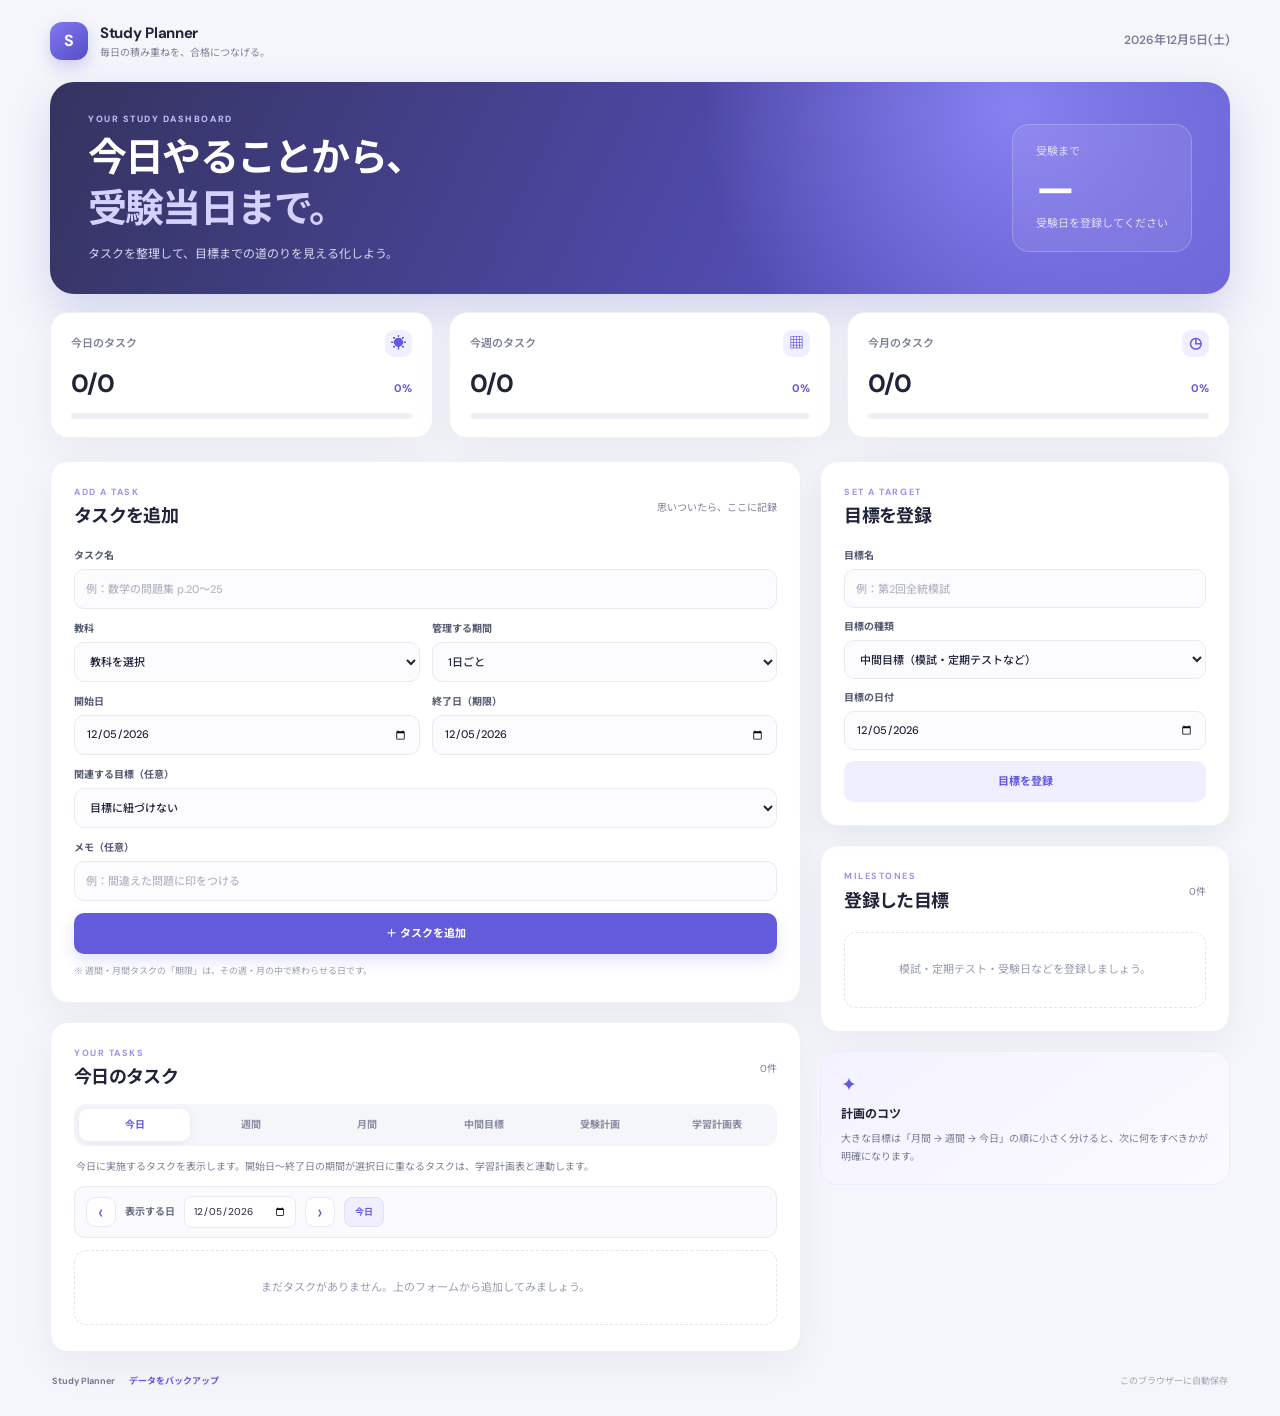
<file: index.html>
<!doctype html>
<html lang="ja">
<head>
  <meta charset="utf-8">
  <meta name="viewport" content="width=device-width, initial-scale=1">
  <meta name="theme-color" content="#f4f6fb">
  <title>Study Planner | 勉強管理</title>
  <link rel="stylesheet" href="style.css">
</head>
<body>
  <div class="page-shell">
    <header class="topbar">
      <a class="brand" href="#top" aria-label="Study Planner ホーム">
        <span class="brand-mark">S</span>
        <span><strong>Study Planner</strong><small>毎日の積み重ねを、合格につなげる。</small></span>
      </a>
      <div class="today-label" id="todayLabel"></div>
    </header>

    <main id="top">
      <section class="hero">
        <div>
          <p class="eyebrow">YOUR STUDY DASHBOARD</p>
          <h1>今日やることから、<br><span>受験当日まで。</span></h1>
          <p class="hero-copy">タスクを整理して、目標までの道のりを見える化しよう。</p>
        </div>
        <div class="countdown-card">
          <span class="countdown-caption">受験まで</span>
          <strong id="examCountdown">—</strong>
          <span id="examDateLabel">受験日を登録してください</span>
        </div>
      </section>

      <section class="stats-grid" aria-label="進捗サマリー">
        <article class="stat-card">
          <div class="stat-top"><span>今日のタスク</span><span class="stat-icon">☀</span></div>
          <div class="stat-number"><strong id="todayProgress">0/0</strong><span id="todayPercent">0%</span></div>
          <div class="progress-track"><div class="progress-fill" id="todayBar"></div></div>
        </article>
        <article class="stat-card">
          <div class="stat-top"><span>今週のタスク</span><span class="stat-icon">▦</span></div>
          <div class="stat-number"><strong id="weekProgress">0/0</strong><span id="weekPercent">0%</span></div>
          <div class="progress-track"><div class="progress-fill" id="weekBar"></div></div>
        </article>
        <article class="stat-card">
          <div class="stat-top"><span>今月のタスク</span><span class="stat-icon">◷</span></div>
          <div class="stat-number"><strong id="monthProgress">0/0</strong><span id="monthPercent">0%</span></div>
          <div class="progress-track"><div class="progress-fill" id="monthBar"></div></div>
        </article>
      </section>

      <section class="workspace">
        <div class="main-column">
          <section class="panel task-form-panel">
            <div class="section-heading">
              <div><p class="eyebrow">ADD A TASK</p><h2>タスクを追加</h2></div>
              <span class="heading-note">思いついたら、ここに記録</span>
            </div>
            <form id="taskForm" class="task-form">
              <label class="field field-wide">タスク名
                <input id="taskTitle" name="title" type="text" maxlength="90" placeholder="例：数学の問題集 p.20〜25" required>
              </label>
              <label class="field">教科
                <select id="taskSubject" name="subject" required>
                  <option value="">教科を選択</option>
                  <option value="数学">数学</option>
                  <option value="英語">英語</option>
                  <option value="国語">国語</option>
                  <option value="物理">物理</option>
                  <option value="化学">化学</option>
                  <option value="地理・歴史">地理・歴史</option>
                  <option value="情報">情報</option>
                  <option value="その他">その他</option>
                </select>
              </label>
              <label class="field">管理する期間
                <select id="taskScope" name="scope">
                  <option value="day">1日ごと</option>
                  <option value="week">1週間ごと</option>
                  <option value="month">1か月ごと</option>
                  <option value="goal">目標までのタスク</option>
                </select>
              </label>
              <label class="field">開始日
                <input id="taskStartDate" name="startDate" type="date" required>
              </label>
              <label class="field">終了日（期限）
                <input id="taskDate" name="dueDate" type="date" required>
              </label>
              <label class="field field-wide">関連する目標（任意）
                <select id="taskGoal" name="goalId">
                  <option value="">目標に紐づけない</option>
                </select>
              </label>
              <label class="field field-wide">メモ（任意）
                <input id="taskNote" name="note" type="text" maxlength="180" placeholder="例：間違えた問題に印をつける">
              </label>
              <button class="primary-button" type="submit">＋ タスクを追加</button>
            </form>
            <p class="form-hint">※ 週間・月間タスクの「期限」は、その週・月の中で終わらせる日です。</p>
          </section>

          <section class="panel list-panel">
            <div class="section-heading list-heading">
              <div><p class="eyebrow">YOUR TASKS</p><h2 id="viewTitle">今日のタスク</h2></div>
              <span class="task-count" id="taskCount">0件</span>
            </div>
            <nav class="tabs" aria-label="タスク表示切替">
              <button class="tab active" data-view="day" type="button">今日</button>
              <button class="tab" data-view="week" type="button">週間</button>
              <button class="tab" data-view="month" type="button">月間</button>
              <button class="tab" data-view="milestone" type="button">中間目標</button>
              <button class="tab" data-view="exam" type="button">受験計画</button>
              <button class="tab" data-view="timeline" type="button">学習計画表</button>
            </nav>
            <div id="viewDescription" class="view-description"></div>
            <div id="dayDateControls" class="day-date-controls" hidden>
              <button id="previousDay" class="month-button" type="button" aria-label="前の日">‹</button>
              <label for="dayDateInput">表示する日</label>
              <input id="dayDateInput" type="date">
              <button id="nextDay" class="month-button" type="button" aria-label="次の日">›</button>
              <button id="todayButton" class="today-button" type="button">今日</button>
            </div>
            <section id="timelinePanel" class="timeline-panel" hidden aria-label="教科別学習計画表">
              <div class="timeline-toolbar">
                <div class="timeline-month-controls">
                  <button id="previousMonth" class="month-button" type="button" aria-label="前の月">‹</button>
                  <strong id="timelineMonthLabel"></strong>
                  <button id="nextMonth" class="month-button" type="button" aria-label="次の月">›</button>
                </div>
                <span class="timeline-hint">横棒をドラッグして期間変更・クリックして編集／削除</span>
              </div>
              <div class="timeline-legend">
                <span><i class="legend-dot planned"></i>予定</span>
                <span><i class="legend-dot completed"></i>完了</span>
              </div>
              <div id="timelineScroller" class="timeline-scroller" tabindex="0" aria-label="左右にスクロールできる学習計画表">
                <div id="timelineGrid" class="timeline-grid"></div>
              </div>
              <p class="timeline-footnote">横棒はタスクの開始日から終了日（期限）までを表します。棒の中央をドラッグすると期間全体、左右の端をドラッグすると開始日・終了日を変更できます。棒をクリックすると内容の編集・削除ができます。日毎タブは同じタスクデータと連動します。</p>
            </section>
            <div id="taskList" class="task-list" aria-live="polite"></div>
          </section>
        </div>

        <aside class="side-column">
          <section class="panel goal-form-panel">
            <div class="section-heading">
              <div><p class="eyebrow">SET A TARGET</p><h2>目標を登録</h2></div>
            </div>
            <form id="goalForm" class="goal-form">
              <label class="field">目標名
                <input id="goalName" type="text" maxlength="70" placeholder="例：第2回全統模試" required>
              </label>
              <label class="field">目標の種類
                <select id="goalType">
                  <option value="milestone">中間目標（模試・定期テストなど）</option>
                  <option value="exam">受験当日</option>
                </select>
              </label>
              <label class="field">目標の日付
                <input id="goalDate" type="date" required>
              </label>
              <button class="secondary-button" type="submit">目標を登録</button>
            </form>
          </section>

          <section class="panel targets-panel">
            <div class="section-heading">
              <div><p class="eyebrow">MILESTONES</p><h2>登録した目標</h2></div>
              <span class="task-count" id="goalCount">0件</span>
            </div>
            <div id="goalList" class="goal-list"></div>
          </section>

          <section class="tip-card">
            <div class="tip-icon">✦</div>
            <h3>計画のコツ</h3>
            <p>大きな目標は「月間 → 週間 → 今日」の順に小さく分けると、次に何をすべきかが明確になります。</p>
          </section>
        </aside>
      </section>

      <dialog id="taskEditorDialog" class="task-editor-dialog" aria-labelledby="taskEditorTitle">
        <form id="taskEditorForm" class="task-editor-form">
          <div class="section-heading">
            <div><p class="eyebrow">EDIT TASK</p><h2 id="taskEditorTitle">タスクを編集</h2></div>
            <button id="closeTaskEditor" class="dialog-close" type="button" aria-label="閉じる">×</button>
          </div>
          <input id="editTaskId" type="hidden">
          <label class="field field-wide">タスク名
            <input id="editTaskTitle" type="text" maxlength="90" required>
          </label>
          <div class="editor-fields-grid">
            <label class="field">教科
              <select id="editTaskSubject" required>
                <option value="数学">数学</option><option value="英語">英語</option><option value="国語">国語</option>
                <option value="物理">物理</option><option value="化学">化学</option><option value="地理・歴史">地理・歴史</option>
                <option value="情報">情報</option><option value="その他">その他</option>
              </select>
            </label>
            <label class="field">管理する期間
              <select id="editTaskScope">
                <option value="day">1日ごと</option><option value="week">1週間ごと</option>
                <option value="month">1か月ごと</option><option value="goal">目標までのタスク</option>
              </select>
            </label>
            <label class="field">開始日
              <input id="editTaskStartDate" type="date" required>
            </label>
            <label class="field">終了日（期限）
              <input id="editTaskDueDate" type="date" required>
            </label>
          </div>
          <label class="field field-wide">関連する目標（任意）
            <select id="editTaskGoal"><option value="">目標に紐づけない</option></select>
          </label>
          <label class="field field-wide">メモ（任意）
            <input id="editTaskNote" type="text" maxlength="180">
          </label>
          <label class="editor-done-toggle"><input id="editTaskDone" type="checkbox"> このタスクを完了にする</label>
          <div class="editor-actions">
            <button id="deleteTaskFromEditor" class="danger-button" type="button">タスクを削除</button>
            <div class="editor-actions-right">
              <button id="cancelTaskEdit" class="secondary-button" type="button">キャンセル</button>
              <button class="primary-button editor-save-button" type="submit">変更を保存</button>
            </div>
          </div>
        </form>
      </dialog>

      <footer class="footer">
        <span>Study Planner</span>
        <button id="backupButton" class="text-button" type="button">データをバックアップ</button>
        <span class="save-status" id="saveStatus">このブラウザーに自動保存</span>
      </footer>
    </main>
  </div>
  <script src="app.js"></script>
</body>
</html>
</file>
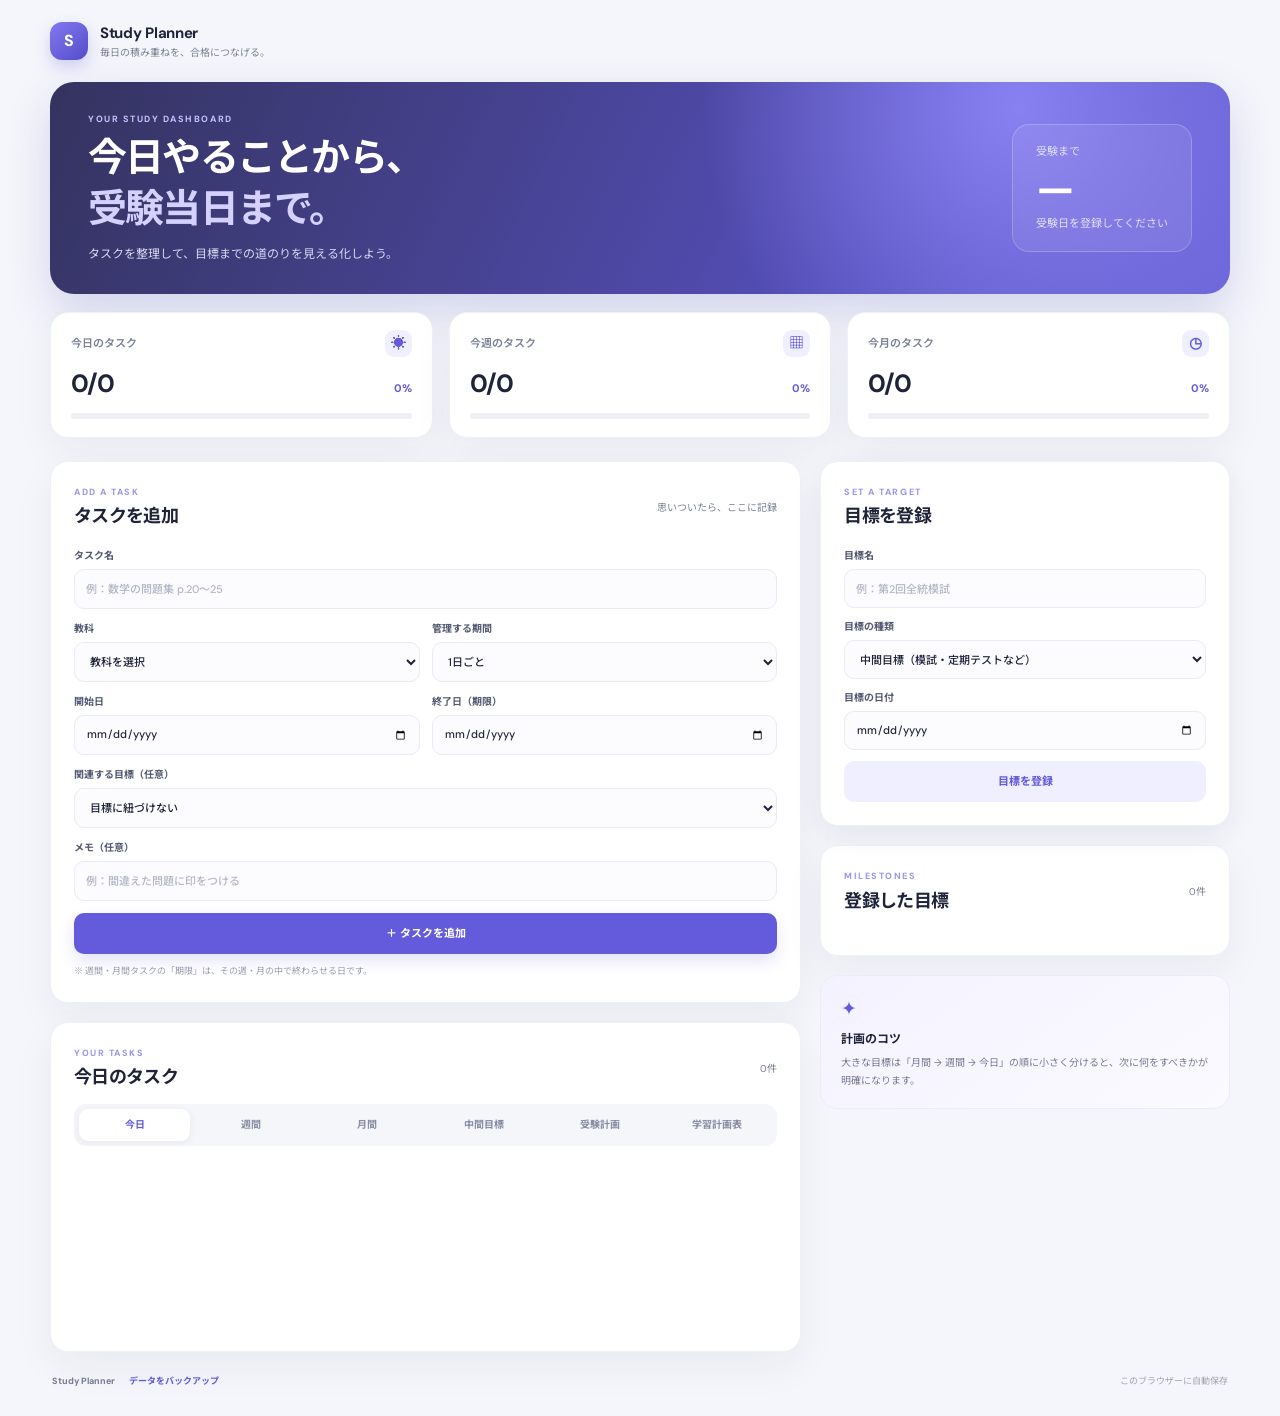
<file: index (1).html>
<!doctype html>
<html lang="ja">
<head>
  <meta charset="utf-8">
  <meta name="viewport" content="width=device-width, initial-scale=1">
  <meta name="theme-color" content="#f4f6fb">
  <title>Study Planner | 勉強管理</title>
  <link rel="stylesheet" href="style.css">
</head>
<body>
  <div class="page-shell">
    <header class="topbar">
      <a class="brand" href="#top" aria-label="Study Planner ホーム">
        <span class="brand-mark">S</span>
        <span><strong>Study Planner</strong><small>毎日の積み重ねを、合格につなげる。</small></span>
      </a>
      <div class="today-label" id="todayLabel"></div>
    </header>

    <main id="top">
      <section class="hero">
        <div>
          <p class="eyebrow">YOUR STUDY DASHBOARD</p>
          <h1>今日やることから、<br><span>受験当日まで。</span></h1>
          <p class="hero-copy">タスクを整理して、目標までの道のりを見える化しよう。</p>
        </div>
        <div class="countdown-card">
          <span class="countdown-caption">受験まで</span>
          <strong id="examCountdown">—</strong>
          <span id="examDateLabel">受験日を登録してください</span>
        </div>
      </section>

      <section class="stats-grid" aria-label="進捗サマリー">
        <article class="stat-card">
          <div class="stat-top"><span>今日のタスク</span><span class="stat-icon">☀</span></div>
          <div class="stat-number"><strong id="todayProgress">0/0</strong><span id="todayPercent">0%</span></div>
          <div class="progress-track"><div class="progress-fill" id="todayBar"></div></div>
        </article>
        <article class="stat-card">
          <div class="stat-top"><span>今週のタスク</span><span class="stat-icon">▦</span></div>
          <div class="stat-number"><strong id="weekProgress">0/0</strong><span id="weekPercent">0%</span></div>
          <div class="progress-track"><div class="progress-fill" id="weekBar"></div></div>
        </article>
        <article class="stat-card">
          <div class="stat-top"><span>今月のタスク</span><span class="stat-icon">◷</span></div>
          <div class="stat-number"><strong id="monthProgress">0/0</strong><span id="monthPercent">0%</span></div>
          <div class="progress-track"><div class="progress-fill" id="monthBar"></div></div>
        </article>
      </section>

      <section class="workspace">
        <div class="main-column">
          <section class="panel task-form-panel">
            <div class="section-heading">
              <div><p class="eyebrow">ADD A TASK</p><h2>タスクを追加</h2></div>
              <span class="heading-note">思いついたら、ここに記録</span>
            </div>
            <form id="taskForm" class="task-form">
              <label class="field field-wide">タスク名
                <input id="taskTitle" name="title" type="text" maxlength="90" placeholder="例：数学の問題集 p.20〜25" required>
              </label>
              <label class="field">教科
                <select id="taskSubject" name="subject" required>
                  <option value="">教科を選択</option>
                  <option value="数学">数学</option>
                  <option value="英語">英語</option>
                  <option value="国語">国語</option>
                  <option value="物理">物理</option>
                  <option value="化学">化学</option>
                  <option value="地理・歴史">地理・歴史</option>
                  <option value="情報">情報</option>
                  <option value="その他">その他</option>
                </select>
              </label>
              <label class="field">管理する期間
                <select id="taskScope" name="scope">
                  <option value="day">1日ごと</option>
                  <option value="week">1週間ごと</option>
                  <option value="month">1か月ごと</option>
                  <option value="goal">目標までのタスク</option>
                </select>
              </label>
              <label class="field">開始日
                <input id="taskStartDate" name="startDate" type="date" required>
              </label>
              <label class="field">終了日（期限）
                <input id="taskDate" name="dueDate" type="date" required>
              </label>
              <label class="field field-wide">関連する目標（任意）
                <select id="taskGoal" name="goalId">
                  <option value="">目標に紐づけない</option>
                </select>
              </label>
              <label class="field field-wide">メモ（任意）
                <input id="taskNote" name="note" type="text" maxlength="180" placeholder="例：間違えた問題に印をつける">
              </label>
              <button class="primary-button" type="submit">＋ タスクを追加</button>
            </form>
            <p class="form-hint">※ 週間・月間タスクの「期限」は、その週・月の中で終わらせる日です。</p>
          </section>

          <section class="panel list-panel">
            <div class="section-heading list-heading">
              <div><p class="eyebrow">YOUR TASKS</p><h2 id="viewTitle">今日のタスク</h2></div>
              <span class="task-count" id="taskCount">0件</span>
            </div>
            <nav class="tabs" aria-label="タスク表示切替">
              <button class="tab active" data-view="day" type="button">今日</button>
              <button class="tab" data-view="week" type="button">週間</button>
              <button class="tab" data-view="month" type="button">月間</button>
              <button class="tab" data-view="milestone" type="button">中間目標</button>
              <button class="tab" data-view="exam" type="button">受験計画</button>
              <button class="tab" data-view="timeline" type="button">学習計画表</button>
            </nav>
            <div id="viewDescription" class="view-description"></div>
            <section id="timelinePanel" class="timeline-panel" hidden aria-label="教科別学習計画表">
              <div class="timeline-toolbar">
                <div class="timeline-month-controls">
                  <button id="previousMonth" class="month-button" type="button" aria-label="前の月">‹</button>
                  <strong id="timelineMonthLabel"></strong>
                  <button id="nextMonth" class="month-button" type="button" aria-label="次の月">›</button>
                </div>
                <span class="timeline-hint">横棒を押すと完了・未完了を切り替え</span>
              </div>
              <div class="timeline-legend">
                <span><i class="legend-dot planned"></i>予定</span>
                <span><i class="legend-dot completed"></i>完了</span>
              </div>
              <div id="timelineScroller" class="timeline-scroller" tabindex="0" aria-label="左右にスクロールできる学習計画表">
                <div id="timelineGrid" class="timeline-grid"></div>
              </div>
              <p class="timeline-footnote">横棒はタスクの開始日から終了日（期限）までを表します。以前に登録したタスクは、期限日の1日分の棒として表示されます。</p>
            </section>
            <div id="taskList" class="task-list" aria-live="polite"></div>
          </section>
        </div>

        <aside class="side-column">
          <section class="panel goal-form-panel">
            <div class="section-heading">
              <div><p class="eyebrow">SET A TARGET</p><h2>目標を登録</h2></div>
            </div>
            <form id="goalForm" class="goal-form">
              <label class="field">目標名
                <input id="goalName" type="text" maxlength="70" placeholder="例：第2回全統模試" required>
              </label>
              <label class="field">目標の種類
                <select id="goalType">
                  <option value="milestone">中間目標（模試・定期テストなど）</option>
                  <option value="exam">受験当日</option>
                </select>
              </label>
              <label class="field">目標の日付
                <input id="goalDate" type="date" required>
              </label>
              <button class="secondary-button" type="submit">目標を登録</button>
            </form>
          </section>

          <section class="panel targets-panel">
            <div class="section-heading">
              <div><p class="eyebrow">MILESTONES</p><h2>登録した目標</h2></div>
              <span class="task-count" id="goalCount">0件</span>
            </div>
            <div id="goalList" class="goal-list"></div>
          </section>

          <section class="tip-card">
            <div class="tip-icon">✦</div>
            <h3>計画のコツ</h3>
            <p>大きな目標は「月間 → 週間 → 今日」の順に小さく分けると、次に何をすべきかが明確になります。</p>
          </section>
        </aside>
      </section>

      <footer class="footer">
        <span>Study Planner</span>
        <button id="backupButton" class="text-button" type="button">データをバックアップ</button>
        <span class="save-status" id="saveStatus">このブラウザーに自動保存</span>
      </footer>
    </main>
  </div>
  <script src="app.js"></script>
</body>
</html>
</file>
<file: style.css>
@import url('https://fonts.googleapis.com/css2?family=DM+Sans:wght@400;500;600;700&family=Noto+Sans+JP:wght@400;500;600;700;800&display=swap');

:root {
  --ink: #20243a;
  --muted: #7b8095;
  --line: #e9ebf2;
  --paper: #ffffff;
  --bg: #f4f6fb;
  --primary: #635bdb;
  --primary-dark: #5048c6;
  --soft-purple: #f0efff;
  --teal: #21a69a;
  --soft-teal: #eaf8f6;
  --orange: #eaa34a;
  --soft-orange: #fff5e9;
  --shadow: 0 14px 40px rgba(37, 42, 78, .055);
}

* { box-sizing: border-box; }
body {
  margin: 0;
  background: var(--bg);
  color: var(--ink);
  font-family: "DM Sans", "Noto Sans JP", sans-serif;
  line-height: 1.6;
}
button, input, select { font: inherit; }
button { cursor: pointer; }
.page-shell { width: min(1180px, calc(100% - 48px)); margin: 0 auto; }
.topbar { height: 82px; display: flex; align-items: center; justify-content: space-between; }
.brand { display: flex; align-items: center; gap: 12px; color: inherit; text-decoration: none; }
.brand-mark { width: 38px; height: 38px; display: grid; place-items: center; border-radius: 12px; color: white; font-weight: 800; background: linear-gradient(140deg, #8278f1, #554dc9); box-shadow: 0 7px 16px #635bdb40; }
.brand strong { display: block; font-size: 15px; letter-spacing: -.02em; }
.brand small { display: block; color: var(--muted); font-size: 10px; }
.today-label { color: var(--muted); font-size: 12px; font-weight: 600; }
.hero { min-height: 205px; padding: 30px 38px; border-radius: 24px; color: white; display: flex; align-items: center; justify-content: space-between; gap: 24px; background: radial-gradient(circle at 82% 12%, #8881f2 0, transparent 32%), linear-gradient(115deg, #34335f, #5650bd 72%, #6c65d9); box-shadow: 0 18px 45px #514ab333; overflow: hidden; }
.eyebrow { margin: 0 0 7px; font-size: 9px; font-weight: 700; letter-spacing: .17em; color: #9994ea; }
.hero .eyebrow { color: #c5c1ff; }
h1, h2, h3, p { margin-top: 0; }
.hero h1 { margin: 0; font-size: clamp(27px, 4vw, 39px); line-height: 1.3; letter-spacing: -.045em; }
.hero h1 span { color: #d4d1ff; }
.hero-copy { margin: 10px 0 0; color: #d8d7f2; font-size: 12px; }
.countdown-card { min-width: 174px; padding: 18px 23px; border: 1px solid #ffffff35; border-radius: 17px; background: #ffffff15; backdrop-filter: blur(8px); }
.countdown-caption, #examDateLabel { display: block; color: #dfdef7; font-size: 11px; }
#examCountdown { display: block; margin: 2px 0 0; font-size: 42px; line-height: 1.25; letter-spacing: -.06em; }
#examCountdown small { font-size: 14px; letter-spacing: 0; }
.stats-grid { display: grid; grid-template-columns: repeat(3, 1fr); gap: 16px; margin: 18px 0 23px; }
.stat-card, .panel { background: var(--paper); border: 1px solid #edf0f6; border-radius: 18px; box-shadow: var(--shadow); }
.stat-card { padding: 17px 20px 18px; }
.stat-top { display: flex; justify-content: space-between; align-items: center; color: var(--muted); font-size: 11px; font-weight: 600; }
.stat-icon { width: 27px; height: 27px; display: grid; place-items: center; border-radius: 9px; color: var(--primary); background: var(--soft-purple); font-size: 15px; }
.stat-number { display: flex; align-items: baseline; justify-content: space-between; margin: 7px 0 9px; }
.stat-number strong { font-size: 25px; letter-spacing: -.04em; }
.stat-number span { color: var(--primary); font-size: 11px; font-weight: 700; }
.progress-track { height: 6px; overflow: hidden; border-radius: 9px; background: #eff0f6; }
.progress-fill { width: 0; height: 100%; border-radius: inherit; background: linear-gradient(90deg, #7c74ec, #5e56d4); transition: width .25s ease; }
.workspace { display: grid; grid-template-columns: minmax(0, 1.65fr) minmax(280px, .9fr); gap: 19px; align-items: start; }
.main-column, .side-column { display: grid; gap: 19px; }
.panel { padding: 23px; }
.section-heading { display: flex; align-items: center; justify-content: space-between; gap: 12px; margin-bottom: 17px; }
.section-heading .eyebrow { margin-bottom: 3px; }
.section-heading h2 { margin: 0; font-size: 18px; letter-spacing: -.035em; }
.heading-note, .task-count { color: var(--muted); font-size: 10px; }
.task-form { display: grid; grid-template-columns: 1fr 1fr; gap: 12px; }
.field { display: grid; gap: 5px; color: #555b72; font-size: 10px; font-weight: 700; }
.field-wide { grid-column: 1 / -1; }
.field input, .field select { width: 100%; min-width: 0; height: 40px; padding: 0 11px; border: 1px solid var(--line); border-radius: 10px; outline: none; background: #fcfcfe; color: var(--ink); font-size: 11px; font-weight: 500; }
.field input:focus, .field select:focus { border-color: #8d87ed; box-shadow: 0 0 0 3px #827af01c; }
.field input::placeholder { color: #b4b7c5; }
.primary-button, .secondary-button { min-height: 41px; border: 0; border-radius: 10px; font-size: 11px; font-weight: 700; transition: transform .15s, background .15s; }
.primary-button { grid-column: 1 / -1; color: white; background: var(--primary); box-shadow: 0 7px 15px #635bdb2c; }
.primary-button:hover { background: var(--primary-dark); transform: translateY(-1px); }
.secondary-button { color: var(--primary); background: var(--soft-purple); }
.secondary-button:hover { background: #e6e4ff; }
.form-hint { margin: 10px 0 0; color: #999db0; font-size: 9px; }
.list-panel { min-height: 330px; }
.list-heading { margin-bottom: 12px; }
.tabs { display: flex; gap: 5px; padding: 5px; border-radius: 12px; background: #f5f6fa; overflow-x: auto; }
.tab { flex: 1; min-width: max-content; padding: 8px 11px; border: 0; border-radius: 9px; color: #888da2; background: transparent; font-size: 10px; font-weight: 700; white-space: nowrap; }
.tab.active { color: var(--primary); background: white; box-shadow: 0 2px 8px #30345c12; }
.view-description { padding: 13px 2px 7px; color: var(--muted); font-size: 10px; }
.task-list { display: grid; gap: 8px; }
.task-item { display: grid; grid-template-columns: 22px minmax(0, 1fr) auto; align-items: start; gap: 10px; padding: 12px; border: 1px solid #eef0f5; border-radius: 12px; background: #fff; }
.task-check { width: 17px; height: 17px; margin: 2px 0 0; accent-color: var(--primary); cursor: pointer; }
.task-main { min-width: 0; }
.task-title { margin: 0; color: #353950; font-size: 11px; font-weight: 700; overflow-wrap: anywhere; }
.task-item.completed .task-title { color: #a6a9b7; text-decoration: line-through; }
.task-note { margin: 3px 0 0; color: #969bad; font-size: 9px; overflow-wrap: anywhere; }
.task-meta { display: flex; flex-wrap: wrap; gap: 5px; margin-top: 6px; }
.pill { display: inline-flex; padding: 2px 7px; border-radius: 20px; color: #777c93; background: #f3f4f8; font-size: 8px; font-weight: 700; }
.pill.day { color: #4e8c82; background: var(--soft-teal); }
.pill.week { color: #8870b9; background: #f3effb; }
.pill.month { color: #aa7b3c; background: var(--soft-orange); }
.task-actions { display: flex; align-items: center; gap: 6px; }
.task-date { color: #9297a9; font-size: 9px; white-space: nowrap; }
.delete-button { width: 24px; height: 24px; border: 0; border-radius: 7px; color: #a6a9b7; background: transparent; font-size: 16px; line-height: 1; }
.delete-button:hover { color: #d45f70; background: #fff0f2; }
.empty-state { padding: 28px 12px; border: 1px dashed #e4e6ef; border-radius: 12px; color: #989db0; text-align: center; font-size: 11px; }
.goal-form { display: grid; gap: 11px; }
.goal-form .field input, .goal-form .field select { height: 39px; }
.goal-list { display: grid; gap: 9px; }
.goal-card { padding: 12px; border: 1px solid #eef0f5; border-radius: 12px; }
.goal-card-top { display: flex; justify-content: space-between; align-items: start; gap: 8px; }
.goal-card strong { display: block; font-size: 11px; }
.goal-card small { display: block; margin-top: 3px; color: var(--muted); font-size: 9px; }
.goal-kind { padding: 3px 7px; border-radius: 20px; color: #766dc9; background: var(--soft-purple); font-size: 8px; white-space: nowrap; }
.goal-kind.exam { color: #b47c38; background: var(--soft-orange); }
.goal-progress { margin-top: 9px; display: flex; justify-content: space-between; color: var(--muted); font-size: 9px; }
.goal-progress-track { height: 4px; margin-top: 5px; border-radius: 8px; background: #f0f1f6; overflow: hidden; }
.goal-progress-fill { height: 100%; border-radius: inherit; background: var(--teal); }
.goal-delete { margin-top: 8px; padding: 0; border: 0; color: #a3a7b5; background: transparent; font-size: 9px; }
.goal-delete:hover { color: #ce6572; }
.tip-card { padding: 18px 20px; border: 1px solid #eeeafd; border-radius: 17px; background: linear-gradient(145deg, #f4f2ff, #fbfaff); }
.tip-icon { margin-bottom: 5px; color: var(--primary); font-size: 19px; }
.tip-card h3 { margin: 0 0 5px; font-size: 12px; }
.tip-card p { margin: 0; color: #777b94; font-size: 10px; line-height: 1.8; }
.goal-view-card { margin-bottom: 12px; padding: 14px; border-radius: 13px; background: #f8f7ff; border: 1px solid #eeecff; }
.goal-view-card strong { font-size: 13px; }
.goal-view-card p { margin: 3px 0 0; color: var(--muted); font-size: 10px; }
.footer { display: flex; align-items: center; gap: 14px; padding: 22px 2px 28px; color: #a0a4b4; font-size: 9px; }
.footer > span:first-child { color: #747990; font-weight: 700; }
.text-button { padding: 0; border: 0; color: var(--primary); background: transparent; font-size: 9px; font-weight: 700; }
.save-status { margin-left: auto; }

@media (max-width: 800px) {
  .page-shell { width: min(100% - 28px, 620px); }
  .hero { padding: 25px; }
  .workspace { grid-template-columns: 1fr; }
  .side-column { grid-template-columns: 1fr 1fr; align-items: start; }
  .tip-card { grid-column: 1 / -1; }
}
@media (max-width: 520px) {
  .page-shell { width: calc(100% - 22px); }
  .topbar { height: 68px; }
  .today-label { font-size: 9px; }
  .hero { min-height: auto; padding: 22px 19px; align-items: start; flex-direction: column; border-radius: 18px; }
  .hero h1 { font-size: 28px; }
  .countdown-card { width: 100%; min-width: 0; padding: 11px 15px; display: grid; grid-template-columns: auto 1fr; align-items: center; column-gap: 9px; }
  .countdown-caption { grid-row: 1; }
  #examCountdown { grid-column: 2; grid-row: 1 / 3; font-size: 30px; }
  #examDateLabel { grid-column: 1; grid-row: 2; }
  .stats-grid { gap: 8px; margin: 12px 0 15px; }
  .stat-card { padding: 12px 10px; }
  .stat-top { font-size: 9px; }
  .stat-icon { width: 22px; height: 22px; }
  .stat-number strong { font-size: 19px; }
  .stat-number span { font-size: 9px; }
  .panel { padding: 17px; border-radius: 15px; }
  .side-column { grid-template-columns: 1fr; }
  .task-form { gap: 10px; }
  .heading-note { display: none; }
  .task-item { grid-template-columns: 20px minmax(0, 1fr) auto; gap: 7px; padding: 10px; }
  .task-actions { flex-direction: column-reverse; gap: 1px; }
  .footer { flex-wrap: wrap; gap: 10px; }
  .save-status { width: 100%; margin-left: 0; }
}


/* Subject-by-date study timeline */
.timeline-panel[hidden], #taskList[hidden] { display: none !important; }
.timeline-toolbar { display: flex; align-items: center; justify-content: space-between; gap: 12px; margin: 12px 0 10px; }
.timeline-month-controls { display: flex; align-items: center; gap: 12px; }
.timeline-month-controls strong { min-width: 112px; text-align: center; font-size: 14px; }
.month-button { width: 30px; height: 30px; border: 1px solid var(--line); border-radius: 9px; color: var(--primary); background: white; font-size: 20px; line-height: 1; }
.month-button:hover { background: var(--soft-purple); }
.timeline-hint, .timeline-footnote { color: var(--muted); font-size: 9px; }
.timeline-legend { display: flex; gap: 14px; margin: 0 0 10px 4px; color: var(--muted); font-size: 9px; }
.timeline-legend span { display: inline-flex; align-items: center; gap: 5px; }
.legend-dot { width: 8px; height: 8px; border-radius: 3px; display: inline-block; }
.legend-dot.planned { background: #8179e9; }
.legend-dot.completed { background: #43a99b; }
.timeline-scroller { width: 100%; overflow: auto; border: 1px solid #e9ebf2; border-radius: 12px; background: #fff; overscroll-behavior-x: contain; }
.timeline-grid { width: max-content; min-width: 100%; }
.timeline-header { position: sticky; top: 0; z-index: 5; display: grid; background: #f7f7fc; }
.timeline-corner, .timeline-day-heading { min-height: 48px; display: flex; align-items: center; justify-content: center; border-right: 1px solid #e9ebf2; border-bottom: 1px solid #e9ebf2; }
.timeline-corner { position: sticky; left: 0; z-index: 7; background: #f1f0ff; color: #5c56b8; font-size: 10px; font-weight: 800; }
.timeline-day-heading { flex-direction: column; gap: 0; color: #555b72; }
.timeline-day-heading strong { font-size: 11px; line-height: 1.35; }
.timeline-day-heading small { font-size: 8px; color: #9297a9; }
.timeline-day-heading.is-saturday, .timeline-cell.is-saturday { background: #f2f7ff; }
.timeline-day-heading.is-sunday, .timeline-cell.is-sunday { background: #fff5f5; }
.timeline-subject-row { display: grid; position: relative; background: #fff; }
.timeline-subject-label { position: sticky; left: 0; z-index: 3; display: flex; align-items: center; justify-content: center; padding: 5px; border-right: 1px solid #e5e7f0; border-bottom: 1px solid #e9ebf2; background: #fafaff; color: #454a62; font-size: 10px; font-weight: 800; writing-mode: horizontal-tb; }
.timeline-cell { min-width: 38px; min-height: 40px; border-right: 1px solid #f0f1f6; border-bottom: 1px solid #e9ebf2; }
.timeline-bar { position: relative; z-index: 2; align-self: center; display: flex; min-width: 0; height: 27px; margin: 0 2px; padding: 0; overflow: visible; border: 0; border-radius: 7px; color: white; background: #8179e9; box-shadow: 0 2px 5px #31345c18; touch-action: pan-y; user-select: none; }
.timeline-bar:hover { filter: brightness(.96); }
.timeline-bar.is-dragging { z-index: 4; filter: brightness(.92); box-shadow: 0 4px 12px #24264a35; cursor: grabbing; }
.timeline-bar-label { flex: 1; min-width: 0; height: 100%; padding: 0 7px; overflow: hidden; border: 0; border-radius: 7px; color: inherit; background: transparent; text-align: left; text-overflow: ellipsis; white-space: nowrap; font-size: 9px; font-weight: 700; cursor: grab; touch-action: pan-y; user-select: none; }
.timeline-bar-label:focus-visible, .timeline-handle:focus-visible { outline: 2px solid #24264a; outline-offset: 2px; }
.timeline-handle { position: relative; z-index: 2; flex: 0 0 10px; width: 10px; height: 100%; padding: 0; border: 0; border-radius: 5px; background: transparent; cursor: ew-resize; touch-action: pan-y; user-select: none; }
.timeline-handle::after { content: ''; position: absolute; top: 7px; left: 4px; width: 2px; height: 13px; border-radius: 3px; background: rgb(255 255 255 / 92%); box-shadow: 1px 0 0 rgb(0 0 0 / 10%); }
.timeline-handle:hover { background: rgb(255 255 255 / 18%); }
.timeline-bar.is-completed { background: #43a99b; opacity: .85; }
.timeline-bar.is-completed .timeline-bar-label { text-decoration: line-through; }
.subject-math .timeline-bar { background: #6e65d9; }
.subject-english .timeline-bar { background: #3994c8; }
.subject-japanese .timeline-bar { background: #b176b9; }
.subject-physics .timeline-bar { background: #d18b46; }
.subject-chemistry .timeline-bar { background: #359f8b; }
.subject-social .timeline-bar { background: #ba7180; }
.subject-information .timeline-bar { background: #637caa; }
.subject-other .timeline-bar { background: #8990a4; }
.timeline-bar.is-completed { background: #43a99b; }
.timeline-footnote { margin: 9px 2px 0; line-height: 1.7; }

@media (max-width: 600px) {
  .timeline-toolbar { align-items: flex-start; flex-direction: column; gap: 6px; }
  .timeline-month-controls { gap: 8px; }
  .timeline-hint { font-size: 8px; }
}

.pill.subject-tag { color: #5f62a5; background: #f0f0ff; }

/* Persistent target panel and daily-date navigation */
@media (min-width: 801px) {
  .side-column { position: sticky; top: 14px; align-self: start; }
  .goal-form-panel { position: sticky; top: 14px; z-index: 8; box-shadow: 0 8px 28px rgba(37, 42, 78, .08); }
}
.day-date-controls { display: flex; align-items: center; gap: 9px; margin: 4px 0 12px; padding: 9px 11px; border: 1px solid var(--line); border-radius: 11px; background: #fbfbfe; }
.day-date-controls[hidden] { display: none !important; }
.day-date-controls label { color: #666c82; font-size: 10px; font-weight: 700; white-space: nowrap; }
.day-date-controls input { min-width: 0; height: 32px; padding: 0 8px; border: 1px solid var(--line); border-radius: 8px; color: var(--ink); background: white; font-size: 10px; }
.today-button { min-height: 30px; padding: 0 10px; border: 1px solid #e2e0fb; border-radius: 8px; color: var(--primary); background: var(--soft-purple); font-size: 9px; font-weight: 700; white-space: nowrap; }

/* Task editor opened from a timeline bar */
.task-editor-dialog { width: min(560px, calc(100% - 28px)); max-width: 560px; max-height: min(90vh, 820px); padding: 0; overflow: auto; border: 1px solid #e7e8f0; border-radius: 18px; color: var(--ink); background: white; box-shadow: 0 24px 80px rgba(26, 29, 58, .24); }
.task-editor-dialog::backdrop { background: rgba(25, 28, 50, .42); backdrop-filter: blur(2px); }
.task-editor-form { display: grid; gap: 13px; padding: 22px; }
.task-editor-form .section-heading { margin-bottom: 2px; }
.editor-fields-grid { display: grid; grid-template-columns: 1fr 1fr; gap: 12px; }
.dialog-close { width: 30px; height: 30px; border: 0; border-radius: 8px; color: #85899b; background: #f5f6fa; font-size: 20px; line-height: 1; }
.dialog-close:hover { color: #44495f; background: #eceef5; }
.editor-done-toggle { display: flex; align-items: center; gap: 8px; color: #5d6378; font-size: 10px; font-weight: 700; }
.editor-done-toggle input { accent-color: var(--teal); }
.editor-actions { display: flex; align-items: center; justify-content: space-between; gap: 12px; padding-top: 5px; }
.editor-actions-right { display: flex; align-items: center; gap: 8px; }
.editor-save-button { min-width: 110px; padding: 0 15px; }
.danger-button { min-height: 38px; padding: 0 12px; border: 1px solid #f5d7dc; border-radius: 9px; color: #c34f61; background: #fff5f6; font-size: 10px; font-weight: 700; }
.danger-button:hover { background: #ffe9ec; }

@media (max-width: 800px) {
  .side-column, .goal-form-panel { position: static; }
}
@media (max-width: 520px) {
  .day-date-controls { flex-wrap: wrap; gap: 6px; padding: 8px; }
  .day-date-controls label { flex-basis: 100%; }
  .day-date-controls input { flex: 1; }
  .task-editor-form { padding: 17px; }
  .editor-fields-grid { grid-template-columns: 1fr; }
  .editor-actions { align-items: stretch; flex-direction: column-reverse; }
  .editor-actions-right { display: grid; grid-template-columns: 1fr 1fr; }
  .editor-save-button { min-width: 0; }
}
</file>
